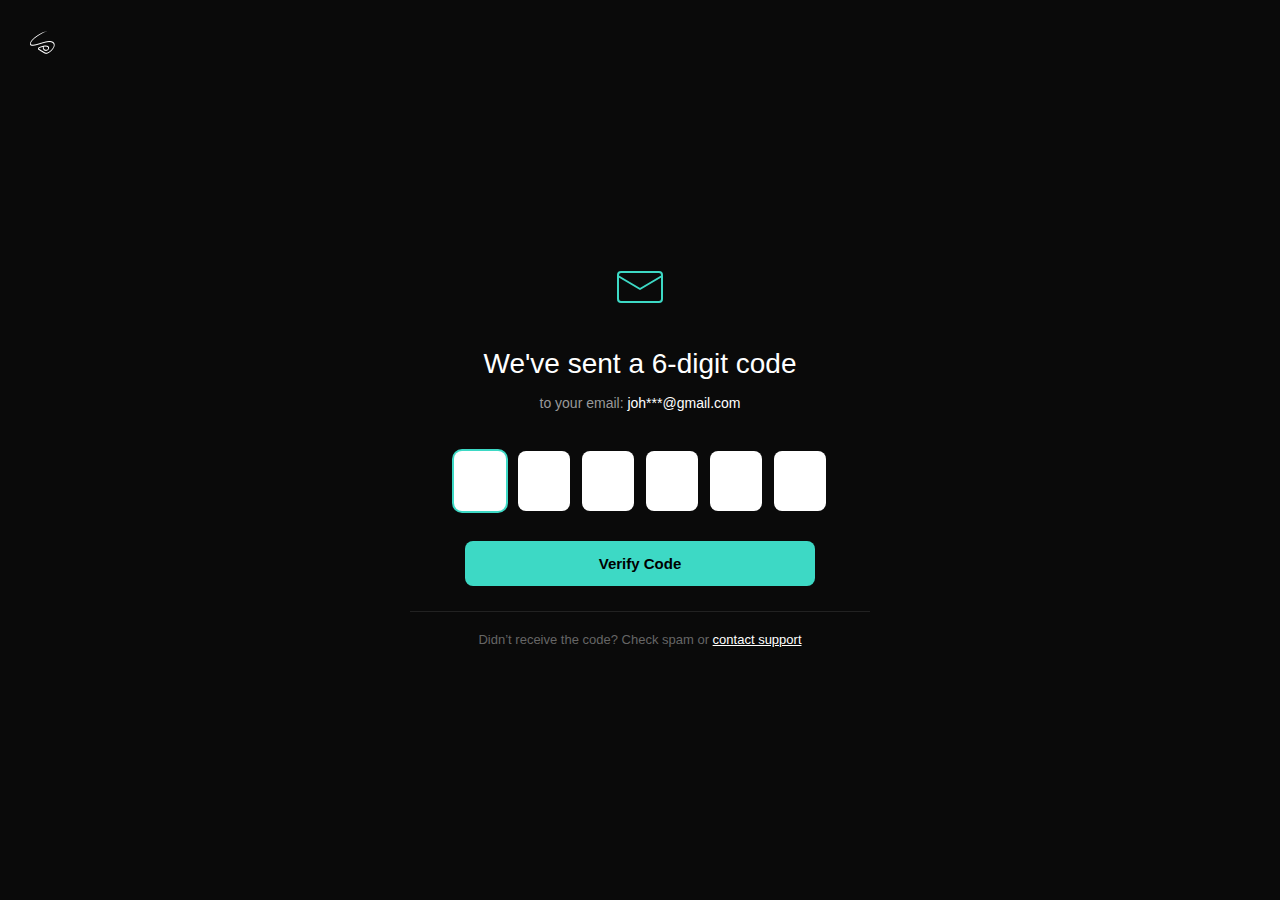
<file: pages/otp.html>
<!DOCTYPE html>
<html lang="en">
<head>
    <meta charset="UTF-8">
    <meta name="viewport" content="width=device-width, initial-scale=1.0">
    <link rel="stylesheet" href="../assets/css/style.css">
    <title>Email Verification - Signuity</title>

</head>
<body class="otp-body">

   <div class="logo-container">
        <div class="logo-two">
            <img src="../images/logo_2.png" alt="Signuity Logo" style="width:50%; height:50%; object-fit:contain;">
        </div>
    </div>

    <div class="container-otp">

        <svg class="email-icon" viewBox="0 0 60 60">
            <rect x="8" y="18" width="44" height="30" rx="3" stroke-linecap="round" stroke-linejoin="round"/>
            <path d="M 8 22 L 30 35 L 52 22" stroke-linecap="round" stroke-linejoin="round"/>
        </svg>

        <h1 class="otp-title">We've sent a 6-digit code</h1>
        <p class="email-text">to your email: <span>joh***@gmail.com</span></p>

        <form id="otp-form" action="" method="">

            <!-- Hidden email for backend -->
            <input type="hidden" name="email" value="joh***@gmail.com">

            <!-- Hidden OTP where JS will combine 6 digits -->
            <input type="hidden" name="otp" id="otp-value">

            <div class="otp-inputs">
                <input type="text" class="otp-input" maxlength="1" pattern="[0-9]" required>
                <input type="text" class="otp-input" maxlength="1" pattern="[0-9]" required>
                <input type="text" class="otp-input" maxlength="1" pattern="[0-9]" required>
                <input type="text" class="otp-input" maxlength="1" pattern="[0-9]" required>
                <input type="text" class="otp-input" maxlength="1" pattern="[0-9]" required>
                <input type="text" class="otp-input" maxlength="1" pattern="[0-9]" required>
            </div>

            <p id="error" class="error" style="display:none;">Invalid code. Please enter all 6 digits.</p>

            <button type="submit" class="continue-btn">Verify Code</button>
        </form>

        <p class="footer-text">
            Didn’t receive the code? Check spam or <a href="#">contact support</a>
        </p>
    </div>

    <script>
        const inputs = document.querySelectorAll('.otp-input');
        const form = document.getElementById('otp-form');
        const otpHidden = document.getElementById('otp-value');
        const errorText = document.getElementById('error');

        // auto move next
        inputs.forEach((input, index) => {
            input.addEventListener('input', () => {
                if (input.value.length === 1 && index < inputs.length - 1) {
                    inputs[index + 1].focus();
                }
            });

            // backspace moves back
            input.addEventListener('keydown', (e) => {
                if (e.key === 'Backspace' && !e.target.value && index > 0) {
                    inputs[index - 1].focus();
                }
            });
        });

        inputs[0].focus();

        // Submit handler
        form.addEventListener('submit', (e) => {
            let code = "";
            inputs.forEach(i => code += i.value);

            if (code.length !== 6) {
                e.preventDefault();
                errorText.style.display = "block";
                return;
            }

            otpHidden.value = code; // put full code in hidden field
        });
    </script>

</body>
</html>
</file>
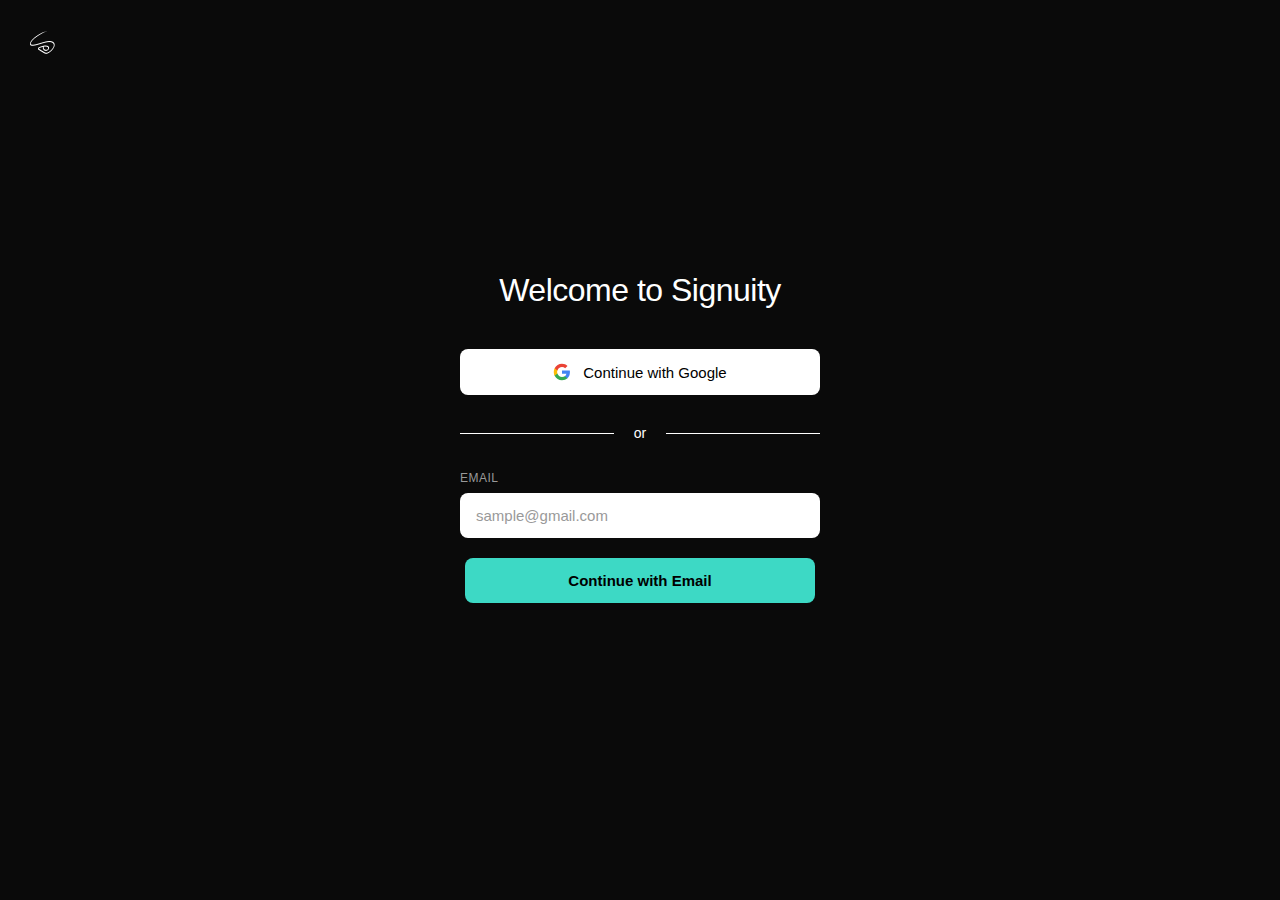
<file: pages/signin.html>
<!DOCTYPE html>
<html lang="en">
<head>
    <meta charset="UTF-8">
    <meta name="viewport" content="width=device-width, initial-scale=1.0">
    <link rel="stylesheet" href="../assets/css/style.css">
    <title>Welcome to Signuity</title>
</head>
<body class="signin-body">
    <div class="logo-container">
        <div class="logo-two">
            <img src="../images/logo_2.png" alt="Signuity Logo" style="width:50%; height:50%; object-fit:contain;">
        </div>
    </div>

    <div class="container">
        <h1 class="signin-title">Welcome to Signuity</h1>
        
        <button class="google-btn">
            <svg class="google-icon" viewBox="0 0 24 24">
                <path fill="#4285F4" d="M22.56 12.25c0-.78-.07-1.53-.2-2.25H12v4.26h5.92c-.26 1.37-1.04 2.53-2.21 3.31v2.77h3.57c2.08-1.92 3.28-4.74 3.28-8.09z"/>
                <path fill="#34A853" d="M12 23c2.97 0 5.46-.98 7.28-2.66l-3.57-2.77c-.98.66-2.23 1.06-3.71 1.06-2.86 0-5.29-1.93-6.16-4.53H2.18v2.84C3.99 20.53 7.7 23 12 23z"/>
                <path fill="#FBBC05" d="M5.84 14.09c-.22-.66-.35-1.36-.35-2.09s.13-1.43.35-2.09V7.07H2.18C1.43 8.55 1 10.22 1 12s.43 3.45 1.18 4.93l2.85-2.22.81-.62z"/>
                <path fill="#EA4335" d="M12 5.38c1.62 0 3.06.56 4.21 1.64l3.15-3.15C17.45 2.09 14.97 1 12 1 7.7 1 3.99 3.47 2.18 7.07l3.66 2.84c.87-2.6 3.3-4.53 6.16-4.53z"/>
            </svg>
            Continue with Google
        </button>

        <div class="divider">or</div>
        <form id="email-form" action="" method="">
            <label for="email" class="input-label">EMAIL</label>
            <input id="email" name="email" type="email" class="email-input" placeholder="sample@gmail.com" required>
            <button type="submit" class="continue-btn" onclick="window.location.href='otp.html'">Continue with Email</button>
        </form>
    </div>
</body>
</html>
</file>
<file: assets/css/style.css>
/* RESET */
* { 
    margin: 0; 
    padding: 0; 
    box-sizing: border-box; 
} 

/* BASE */
body { 
    font-family: -apple-system, BlinkMacSystemFont, 'Segoe UI', Roboto, Oxygen, Ubuntu, Cantarell, sans-serif; 
    background-color: #0a0a0a; 
    color: #ffffff; 
    min-height: 100vh;
}

/* Optional full-page background wrapper (not used right now) */
.background { 
    position: fixed; 
    top: 0; 
    left: 0; 
    width: 100%; 
    height: 100%; 
    z-index: 0; 
    overflow: hidden; 
}  

/* ========================= */
/* HERO WAVY BACKGROUND      */
/* ========================= */

.background-lines { 
    position: absolute;
    inset: 0;
    background-image: url("../../images/Background Line2.png"); 
    background-repeat: no-repeat; 
    background-size: cover; 
    background-position: center 100%; 
    transform: translateY(220px);   /* adjust waves downward */
    pointer-events: none; 
    z-index: 0; 
}

/* ========================= */
/* NAVIGATION                */
/* ========================= */

nav { 
    position: fixed; 
    top: 0; 
    left: 0; 
    right: 0; 
    display: flex; 
    justify-content: space-between; 
    align-items: center; 
    padding: 25px 50px; 
    z-index: 100; 
    background: rgb(11, 11, 11); 
    backdrop-filter: blur(10px); 
}

.logo-container { 
    display: flex; 
    align-items: center; 
    gap: 10px; 
} 

.logo { 
    width: 100px; 
    height: 50px; 
    display: flex; 
    align-items: center; 
} 

.logo img { 
    width: 100%; 
    height: 100%; 
    object-fit: contain; 
} 

.logo-text { 
    font-size: 20px; 
    font-weight: 600; 
    letter-spacing: 1px; 
} 

.nav-links { 
    position: absolute; 
    left: 50%; 
    transform: translateX(-50%); 
    display: flex; 
    gap: 40px; 
    align-items: center; 
} 

.sign-in-container { 
    margin-left: auto; 
} 

.nav-links a { 
    color: #ffffff; 
    text-decoration: none; 
    font-size: 15px; 
    font-weight: 500; 
    transition: color 0.2s; 
} 

.nav-links a:hover { 
    color: #3dd9c5; 
} 

.sign-in-btn { 
    background-color: #ffffff; 
    color: #000000; 
    padding: 10px 24px; 
    border-radius: 6px; 
    border: none; 
    font-weight: 600; 
    cursor: pointer; 
    transition: background-color 0.2s; 
} 

.sign-in-btn:hover { 
    background-color: #e0e0e0; 
} 

/* ========================= */
/* HERO SECTION              */
/* ========================= */

.hero { 
    position: relative; 
    min-height: 100vh;               /* full screen hero */
    display: flex; 
    flex-direction: column; 
    justify-content: center;         /* center content vertically */
    align-items: center; 
    text-align: center; 
    padding: 140px 20px 120px;       /* adjust for nav + spacing */
    z-index: 1;
    overflow: hidden;                /* cuts extra waves on sides */
    background-color: #050505;       /* solid bg so grid wont show behind */
}

/* make sure text/buttons are above waves */
.hero > *:not(.background-lines) {
    position: relative;
    z-index: 1;
}

.hero-title { 
    font-family: "TW Cen MT", "Tw Cen MT Regular", sans-serif; 
    font-size: clamp(72px, 10vw, 300px); 
    font-weight: 400; 
    letter-spacing: 6px; 
    margin-bottom: 24px; 
    background: linear-gradient(135deg, #2DD4BF 0%, #305954 100%); 
    -webkit-background-clip: text; 
    -webkit-text-fill-color: transparent; 
    background-clip: text; 
} 

.hero-subtitle { 
    font-family: "Geist", sans-serif; 
    font-size: 24px; 
    font-weight: 700; 
    margin-bottom: 40px; 
    color: #e0e0e0; 
    letter-spacing: 1px; 
} 

.cta-buttons { 
    display: flex; 
    gap: 18px; 
    justify-content: center; 
    align-items: center; 
    flex-wrap: wrap;
} 

.btn { 
    padding: 10px 32px; 
    min-width: 140px; 
    border-radius: 10px; 
    font-size: 14px; 
    font-weight: 600; 
    cursor: pointer; 
    text-decoration: none; 
    display: inline-block; 
    white-space: nowrap; 
    background-color: #32d8c5; 
    color: #ffffff; 
    border: 2px solid #000000; 
    transition: all 0.25s ease; 
} 

.btn:hover { 
    transform: translateY(-2px); 
    box-shadow: 0 10px 30px rgba(61, 217, 197, 0.3); 
} 

.btn-primary, 
.btn-secondary { 
    background-color: #3dd9c5; 
    color: #000000; 
} 

.btn-primary:hover, 
.btn-secondary:hover { 
    background-color: #35c4b1; 
    transform: translateY(-2px); 
    box-shadow: 0 10px 30px rgba(61, 217, 197, 0.3); 
}

/* ========================= */
/* INSTRUCTIONS SECTION      */
/* ========================= */

.instructions {
    position: relative;
    width: 100%;
    padding: 100px 50px;
    z-index: 1;
    background-color: #050505;
    background-image: url('../../images/Background Grid.png');
    background-repeat: no-repeat;
    background-size: cover;
    background-position: center top;
}

.instructions-inner {
    max-width: 1207px;          /* same as Figma */
    margin: 0 auto;
}

.instructions-title {
    font-size: 48px;
    font-weight: 400;
    text-align: center;
    letter-spacing: 3px;
    margin-bottom: 16px;
    color: #ffffff;
}

.instructions-subtitle {
    font-size: 18px;
    text-align: center;
    color: #3dd9c5;
    margin-bottom: 60px;
    font-weight: 400;
}

.steps-container {
    display: flex;
    flex-direction: column;
    gap: 40px;
}

/* ========================= */
/* STEP CARD – 1207 x 567    */
/* ========================= */

.step-card {
    position: relative;
    width: 100%;
    max-width: 1207px;          /* Figma width */
    height: 567px;              /* Figma height */
    box-sizing: border-box;

    background:
        rgba(21, 22, 28, 0.50); 
    backdrop-filter: blur(10px); 


    border-radius: 1px;
    border: 1px solid rgba(61, 217, 197, 0.65);
    box-shadow:
        0 34px 70px rgba(0, 0, 0, 0.90),
        0 0 0 1px rgba(0, 0, 0, 0.75);

    display: grid;
    grid-template-columns: minmax(0, 1fr) 497px; /* text | 497px visual */
    column-gap: 64px;
    align-items: center;
    padding: 56px 72px;
    backdrop-filter: blur(12px);
    transition: transform 0.25s ease,
                box-shadow 0.25s ease,
                border-color 0.25s ease;
}

.step-card:hover {
    border-color: rgba(137, 168, 255, 0.40);
    transform: translateY(-6px);
    box-shadow:
        0 40px 80px rgba(0, 0, 0, 0.92),
        0 0 40px rgba(61, 217, 197, 0.12);
}

/* TEXT LEFT, VISUAL RIGHT by default */
.step-content {
    grid-column: 1;
    display: flex;
    flex-direction: column;
    gap: 20px;
}

.step-visual {
    grid-column: 2;
    justify-self: end;
    width: 497px;               /* visual width */
    height: 501px;              /* visual height */
    display: flex;
    justify-content: center;
    align-items: center;
    padding-bottom: 40px;
}

/* Step 2: swap sides (image left, text right) */
.steps-container .step-card:nth-child(2) .step-content {
    grid-column: 2;
    display: flex;
    flex-direction: column;
    justify-content: center;   /* center vertically, same feel as Step 1 & 3 */
}

.steps-container .step-card:nth-child(2) .step-visual {
    grid-column: 1;
    justify-self: start;
    align-self: flex-start;     /* image stays a bit higher */
    margin-top: -100px;         /* adjust if gusto mo mas taas/baba */
}

/* TEXT STYLES */
.step-heading {
    font-size: 24px;
    font-weight: 600;
    color: #ffffff;
    letter-spacing: 1px;
}

.step-description {
    font-size: 16px;
    line-height: 1.7;
    color: #dedede;
    max-width: 460px;
}

/* ========================= */
/* STEP 1 & STEP 3 IMAGES    */
/* ========================= */

.step-image-1,
.step-image-3 {
    width: 100%;
    height: 100%;                /* fill the 497 x 501 wrapper */
    border-radius: 1px;
    background-size: cover;
    background-position: center;
    background-repeat: no-repeat;
    box-shadow:
        0 22px 45px rgba(0, 0, 0, 0.95),
        0 0 0 1px rgba(0, 0, 0, 0.8);
}

/* set actual images here */
.step-image-1 {
    background-image: url('../../images/image 32.png');
}

.step-image-3 {
    background-image: url('../../images/image 32.png');
}

/* ========================= */
/* STEP 2 – ANALYSIS PANEL   */
/* ========================= */

.analysis-animation {
    width: 100%;
    height: 100%;                /* also 497 x 501 */
    border-radius: 1px;
    position: relative;
    overflow: hidden;
    display: flex;
    justify-content: center;
    align-items: center;

    background-image: url('../../images/image 32.png');
    background-size: cover;
    background-position: center;

    box-shadow:
        0 22px 45px rgba(0, 0, 0, 0.95),
        0 0 0 1px rgba(0, 0, 0, 0.8);
}

.scanning-line {
    position: absolute;
    top: 0;
    left: 0;
    width: 100%;
    height: 3px;
    background: linear-gradient(
        90deg,
        transparent 0%,
        #3dd9c5 50%,
        transparent 100%
    );
    animation: scan 2s ease-in-out infinite;
}

@keyframes scan {
    0%   { transform: translateY(0); }
    50%  { transform: translateY(501px); }  /* match visual height */
    100% { transform: translateY(0); }
}

.analyzing-text {
    color: #3dd9c5;
    font-size: 16px;
    font-weight: 600;
    animation: pulse 1.5s ease-in-out infinite;
    text-shadow: 0 0 8px rgba(0, 0, 0, 0.9);
}

@keyframes pulse {
    0%, 100% { opacity: 0.5; }
    50%      { opacity: 1;   }
}

/* ========================= */
/* RESPONSIVE – STEPS        */
/* ========================= */

@media (max-width: 1280px) {
    .instructions-inner {
        max-width: 100%;
    }

    .step-card {
        max-width: 100%;
        height: auto;
        grid-template-columns: minmax(0, 1.1fr) minmax(0, 0.9fr);
    }

    .step-visual {
        width: 100%;
        max-width: 450px;
        height: 360px;
    }

    .analysis-animation,
    .step-image-1,
    .step-image-3 {
        height: 100%;
    }

    .steps-container .step-card:nth-child(2) .step-visual {
        margin-top: -10px;   /* medyo bawas para sa mas maliit na screen */
    }
}

@media (max-width: 768px) {
    .instructions {
        padding: 70px 20px;
    }

    .instructions-title {
        font-size: 32px;
    }

    .instructions-subtitle {
        font-size: 16px;
        margin-bottom: 40px;
    }

    .step-card {
        grid-template-columns: 1fr;
        padding: 26px 16px;
        gap: 22px;
        height: auto;
    }

    /* all steps stacked: text on top, image below */
    .step-content,
    .step-visual,
    .steps-container .step-card:nth-child(2) .step-content,
    .steps-container .step-card:nth-child(2) .step-visual {
        grid-column: 1;
        justify-self: stretch;
        align-self: center;
        margin-top: 0;
    }

    .step-visual {
        width: 100%;
        max-width: 100%;
        height: 260px;
    }

    .analysis-animation,
    .step-image-1,
    .step-image-3 {
        height: 100%;
    }

    .step-heading {
        font-size: 20px;
    }

    .step-description {
        font-size: 14px;
    }
}


/* ============================= */
/*        Sign In Page           */
/* ============================= */

.signin-body {
    background-color: #0a0a0a;
    color: #ffffff;
    display: flex;          
    justify-content: center;
    align-items: center;
    min-height: 100vh;
}

.logo-two {
    position: absolute;
    top: 30px;
    left: 30px;
    width: 50px;
    height: 50px;
}

.container{
    text-align: center;
    width: 100%;
    max-width: 400px;
    padding: 20px;
}

.signin-title{
    font-size: 32px;
    font-weight: 500;
    margin-bottom: 40px;
    letter-spacing: -0.5px;
}

.google-btn{
    width: 100%;
    background-color: #ffffff;
    color: #000000;
    border: none;
    padding: 14px 20px;
    border-radius: 8px;
    font-size: 15px;
    font-weight: 500;
    cursor: pointer;
    display: flex;
    align-items: center;
    justify-content: center;
    gap: 12px;
    margin-bottom: 30px;
    transition: background-color 0.2s;
}

.google-btn:hover{
    background-color: #f0f0f0;
}

.google-icon {
    width: 18px;
    height: 18px;
}

.divider {
    display: flex;
    align-items: center;
    margin: 30px 0;
    color: #ffffff;
    font-size: 14px;
}

.divider::before,
.divider::after {
    content: '';
    flex: 1;
    height: 1px;
    background-color: #ffffff;
}

.divider::before {
    margin-right: 20px;
}

.divider::after {
    margin-left: 20px;
}

.email-section {
    margin-top: 30px;
}

/* form inside signin */
form { 
    width: 100%; 
}

.input-label {
    display:block;
    text-align:left;
    font-size:12px;
    color: #999;
    margin-bottom: 8px;
    text-transform: uppercase;
    letter-spacing: 0.5px;
}

.email-input {
    width: 100%;
    background-color: #ffffff;
    border: none;
    padding: 14px 16px;
    border-radius: 8px;
    font-size: 15px;
    color: #000000;
    margin-bottom: 20px;
}

.email-input::placeholder {
    color: #999;
}

.email-input:focus {
    outline: none;
    box-shadow: 0 0 0 2px #3dd9c5;
}

.continue-btn {
    width: 100%;
    background-color: #3dd9c5;
    color: #000000;
    border: none;
    padding: 14px 20px;
    border-radius: 8px;
    font-size: 15px;
    font-weight: 600;
    cursor: pointer;
    transition: background-color 0.2s;
}

.continue-btn:hover {
    background-color: #35c4b1;
}

/* ============================= */
/*          OTP  Page            */
/* ============================= */

.otp-body {
    background-color: #0a0a0a;
    color: #ffffff;
    display: flex;          
    justify-content: center;
    align-items: center;
    min-height: 100vh;
}

.container-otp{
    text-align: center;
    width: 100%;
    max-width: 500px;
    padding: 20px;
}

.email-icon{
    width: 60px;
    height: 60px;
    margin: 0 auto 30px;
    stroke: #3dd9c5;
    fill: none;
    stroke-width: 2;
}

.otp-title{
    font-size: 28px;
    font-weight: 400;
    margin-bottom: 15px;
}

.email-text{
    font-size: 14px;
    color: #999;
    margin-bottom: 40px;
}

.email-text span { 
    color: #ffffff; 
}

.otp-inputs {
    display: flex;
    justify-content: center;
    gap: 12px;
    margin-bottom: 30px;
    flex-wrap: nowrap;
}

.otp-input {
    width: 52px;
    height: 60px;
    background-color: #ffffff;
    border: none;
    border-radius: 8px;
    font-size: 24px;
    font-weight: 600;
    text-align: center;
    color: #000000;
}

.otp-input:focus {
    outline: none;
    box-shadow: 0 0 0 2px #3dd9c5;
}

.continue-btn {
    width: 100%;
    max-width: 350px;
    background-color: #3dd9c5;
    color: #000000;
    border: none;
    padding: 14px 20px;
    border-radius: 8px;
    font-size: 15px;
    font-weight: 600;
    cursor: pointer;
    transition: background-color 0.2s;
    margin-bottom: 25px;
}

.continue-btn:hover {
    background-color: #35c4b1;
}

.error {
    color: #ff8d8d;
    font-size: 14px;
    margin-bottom: 10px;
}

.footer-text {
    font-size: 13px;
    color: #666;
    border-top: 1px solid #222;
    padding-top: 20px;
}

.footer-text a {
    color: #ffffff;
    text-decoration: underline;
}

.footer-text a:hover {
    color: #3dd9c5;
}

/* ========================= */
/* RESPONSIVE – HERO & NAV   */
/* ========================= */

@media (max-width: 992px) {
    nav {
        padding: 18px 24px;
    }

    .nav-links {
        gap: 24px;
    }

    .hero {
        padding: 130px 16px 80px;
    }

    .hero-title {
        font-size: clamp(52px, 10vw, 110px);
        letter-spacing: 4px;
    }

    .hero-subtitle {
        font-size: 18px;
        margin-bottom: 30px;
    }

    .background-lines {
        transform: translateY(180px);
    }

    .step-card {
        padding: 40px;
        gap: 32px;
    }
}

@media (max-width: 768px) {
    nav {
        padding: 14px 18px;
    }

    .logo {
        width: 80px;
        height: 40px;
    }

    .nav-links {
        gap: 16px;
    }

    .nav-links a {
        font-size: 13px;
    }

    .hero {
        padding: 120px 16px 70px;
    }

    .hero-title {
        font-size: 42px;
        letter-spacing: 3px;
    }

    .hero-subtitle {
        font-size: 16px;
    }

    .btn {
        padding: 10px 24px;
        min-width: 120px;
        font-size: 13px;
    }

    .instructions {
        padding: 70px 20px;
    }

    .instructions-title {
        font-size: 32px;
    }

    .instructions-subtitle {
        font-size: 16px;
        margin-bottom: 40px;
    }

    .step-card {
        grid-template-columns: 1fr;
        padding: 28px 20px;
        gap: 22px;
    }

    .step-heading {
        font-size: 20px;
    }

    .step-description {
        font-size: 14px;
    }

    .results-grid {
        grid-template-columns: 1fr;
    }

    .background-lines {
        transform: translateY(160px);
    }
}

@media (max-width: 480px) {
    nav {
        padding: 12px 14px;
    }

    .nav-links {
        gap: 10px;
    }

    .nav-links a {
        font-size: 12px;
    }

    .hero {
        padding: 110px 12px 60px;
    }

    .hero-title {
        font-size: 34px;
        letter-spacing: 2px;
    }

    .hero-subtitle {
        font-size: 14px;
        margin-bottom: 24px;
    }

    .cta-buttons {
        gap: 10px;
    }

    .btn {
        min-width: 110px;
        padding: 9px 20px;
        font-size: 12px;
    }

    .instructions {
        padding: 60px 16px;
    }

    .step-card {
        padding: 22px 16px;
    }

    /* signin/otp containers narrower on small phones */
    .container,
    .container-otp {
        max-width: 360px;
        padding: 16px;
    }

    .signin-title {
        font-size: 26px;
        margin-bottom: 28px;
    }

    .otp-inputs {
        gap: 8px;
    }

    .otp-input {
        width: 42px;
        height: 50px;
        font-size: 20px;
    }

    .logo-two {
        top: 20px;
        left: 20px;
        width: 42px;
        height: 42px;
    }
}
</file>
